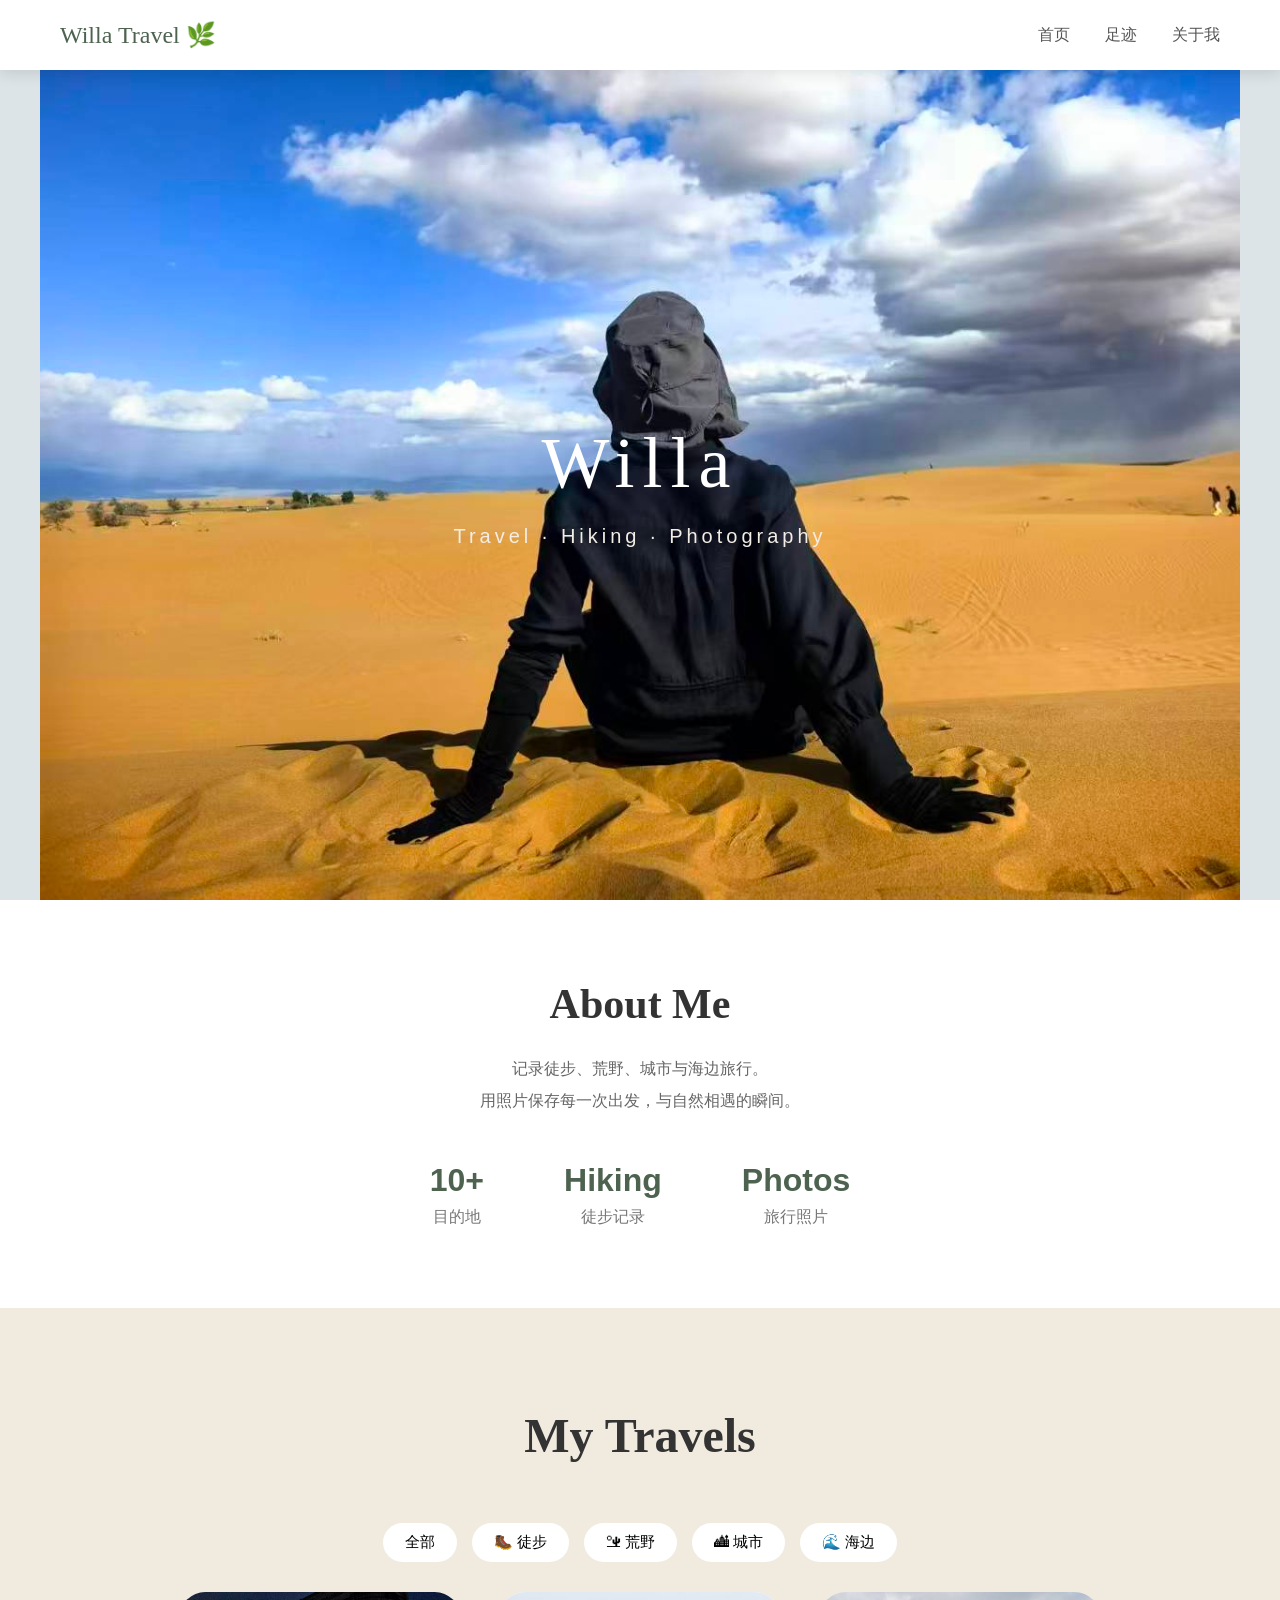
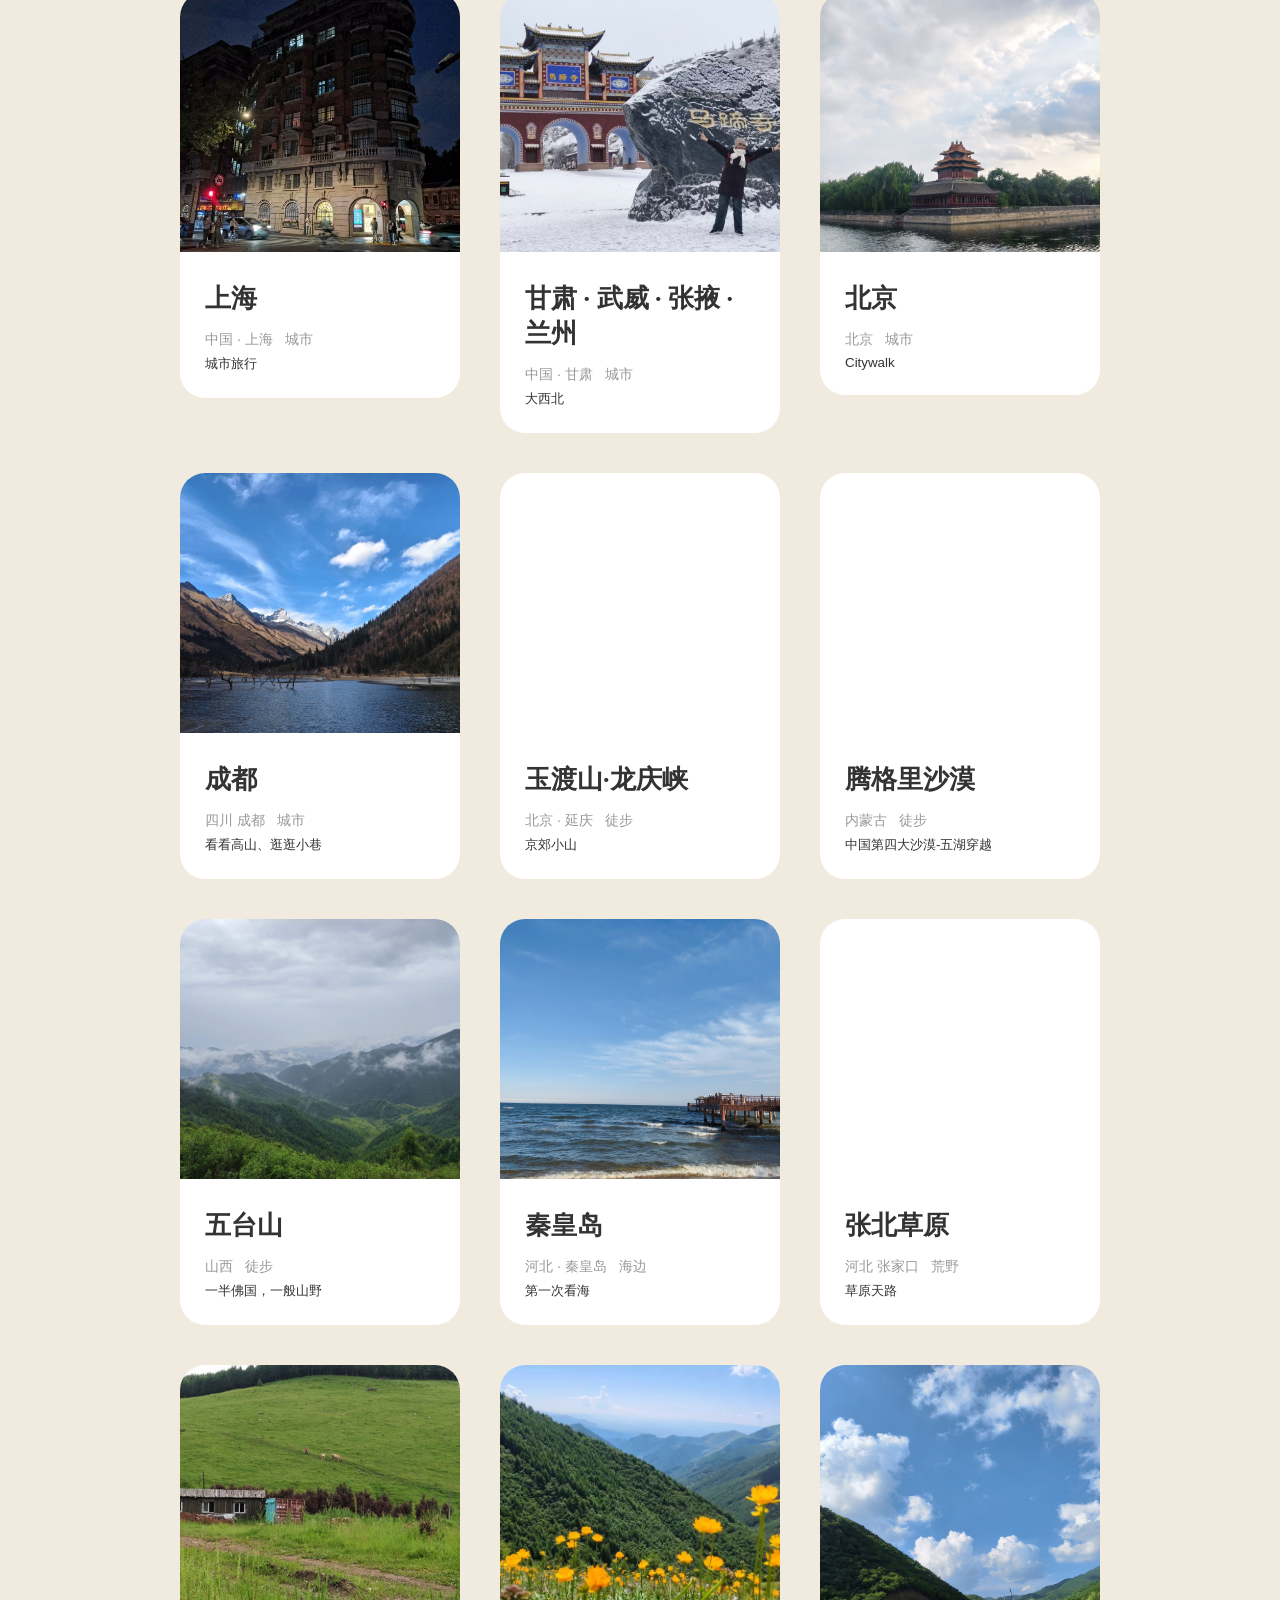
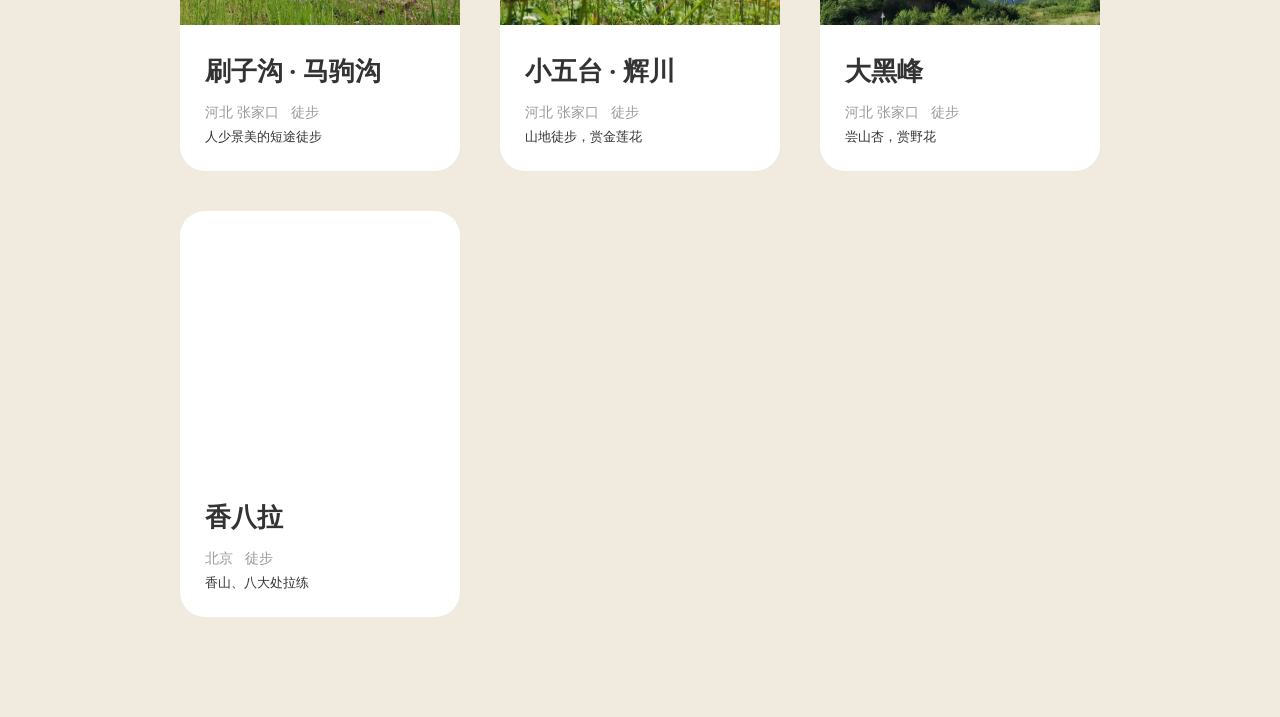
<file: index.html>
<!DOCTYPE html>
<html lang="zh-CN">

<head>

<meta charset="UTF-8">

<meta name="viewport" content="width=device-width, initial-scale=1.0">

<title>Willa Travel</title>

<link rel="stylesheet" href="style.css">

</head>


<body>


<!-- 顶部导航 -->

<header class="navbar" id="navbar">


    <div class="nav-logo">
        Willa Travel 🌿
    </div>


    <nav>

        <a href="index.html">
            首页
        </a>


        <a href="#travels">
            足迹
        </a>


        <a href="#about">
            关于我
        </a>


    </nav>


</header>





<!-- 首页封面 -->


<section class="hero">


    <div class="hero-content">


        <h1 class="title">
            Willa
        </h1>


        <p class="subtitle">
            Travel · Hiking · Photography
        </p>


    </div>


</section>





<!-- 关于我 -->


<section id="about" class="about">


<h2>
About Me
</h2>


<p>

记录徒步、荒野、城市与海边旅行。<br>

用照片保存每一次出发，与自然相遇的瞬间。

</p>



<div class="about-stats">


<div>

<strong>
10+
</strong>

<span>
目的地
</span>

</div>



<div>

<strong>
Hiking
</strong>

<span>
徒步记录
</span>

</div>



<div>

<strong>
Photos
</strong>

<span>
旅行照片
</span>

</div>


</div>


</section>







<!-- 旅行区域 -->


<section id="travels" class="travels">


<h2>
My Travels
</h2>





<div class="filters">


<button data-type="全部">
全部
</button>



<button data-type="徒步">
🥾 徒步
</button>



<button data-type="荒野">
🏜 荒野
</button>



<button data-type="城市">
🏙 城市
</button>



<button data-type="海边">
🌊 海边
</button>



</div>





<div id="travel-list" class="cards">


</div>




</section>





<script src="script.js"></script>


</body>

</html>
</file>
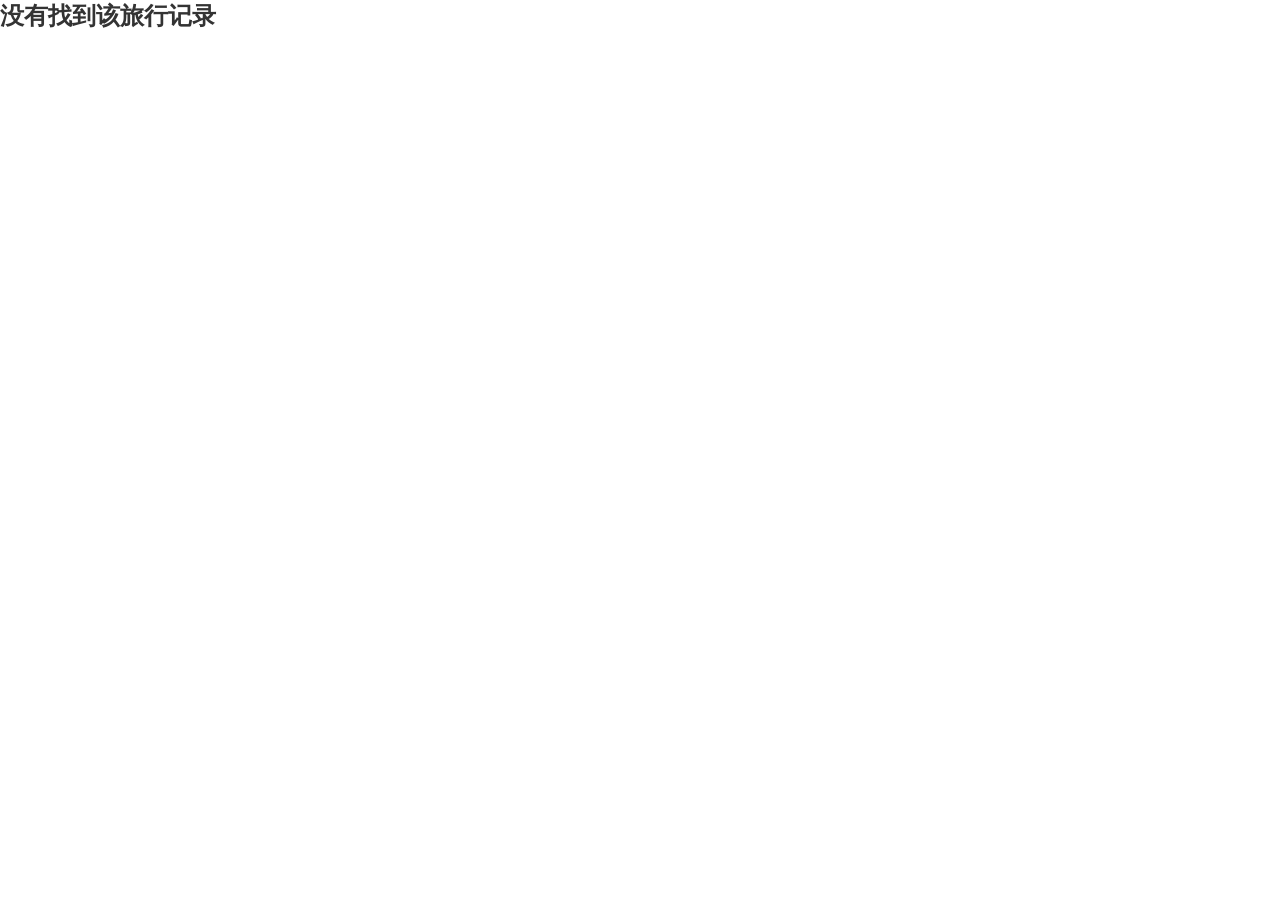
<file: travel.html>
<!DOCTYPE html>

<html lang="zh-CN">


<head>


<meta charset="UTF-8">


<meta name="viewport" content="width=device-width, initial-scale=1.0">


<title>
Travel Detail
</title>


<link rel="stylesheet" href="style.css">


</head>




<body>


<section class="detail">



<!-- 返回 -->

<a href="index.html" class="back-btn">

← 返回旅行列表

</a>





<h1 id="title"></h1>




<p id="location"></p>





<div class="info">


<p id="type"></p>


<p id="date"></p>


<p id="distance"></p>


<p id="route"></p>


<p id="difficulty"></p>


</div>







<img 
id="cover"
class="cover-img"
>







<p id="description"></p>






<h2>
Photos
</h2>





<div class="gallery">


</div>






</section>








<div class="lightbox">


<span class="close">
×
</span>



<img
id="lightbox-img"
>



</div>





<script src="detail.js"></script>


</body>


</html>
</file>
<file: style.css>
/* =========================
   全局
========================= */

* {

    margin:0;

    padding:0;

    box-sizing:border-box;

}


body {

    font-family:
    Arial,
    "Microsoft YaHei",
    sans-serif;

    color:#333;

}



a {

    text-decoration:none;

    color:inherit;

}





/* =========================
   顶部导航
========================= */

.navbar {


    height:70px;

    display:flex;

    justify-content:space-between;

    align-items:center;

    padding:0 60px;


    position:fixed;

    top:0;

    left:0;

    width:100%;


    z-index:1000;


    background:white;


    box-shadow:

    0 3px 15px rgba(0,0,0,0.12);


}



.nav-logo {


    font-family:Georgia,serif;

    font-size:24px;

    color:#4d6350;


}



.navbar nav {


    display:flex;

    gap:35px;


}



.navbar nav a {


    color:#555;

    font-size:16px;


}


.navbar nav a:hover {


    color:#4d6350;


}




/* =========================
   首页 Hero
========================= */


.hero {


    height:100vh;


    background-image:

    url("images/cover.jpg");


    background-size:contain;


    background-position:center;


    display:flex;


    justify-content:center;


    align-items:center;


    background-repeat:no-repeat;


    background-color:#dce4e8;


}

.hero {

    padding-top:70px;

}

.hero-content {


    text-align:center;

}



.hero-content h1 {


    font-size:72px;


    font-weight:300;


    letter-spacing:8px;


    color:white;


    font-family:Georgia,serif;

}



.hero-content p {


    margin-top:20px;


    font-size:20px;


    letter-spacing:4px;


    color:#f3eee5;

}




.title {


    animation:fadeIn 2s ease;

}



.subtitle {


    animation:fadeIn 3s ease;

}





@keyframes fadeIn {


from {


opacity:0;

transform:translateY(30px);


}



to {


opacity:1;

transform:translateY(0);


}


}





/* =========================
   About
========================= */


.about {


    padding:80px 30px;


    text-align:center;


    background:white;


}



.about h2 {


    font-size:42px;


    font-family:Georgia,serif;


    margin-bottom:25px;


}



.about p {


    line-height:2;


    color:#666;


}





.about-stats {


    display:flex;


    justify-content:center;


    gap:80px;


    margin-top:45px;


}



.about-stats div {


    display:flex;


    flex-direction:column;


}



.about-stats strong {


    font-size:32px;


    color:#4d6350;


}



.about-stats span {


    margin-top:8px;


    color:#777;


}







/* =========================
   My Travels
========================= */


.travels {


    padding:100px 50px;


    background:#f1eadf;


    text-align:center;


}



.travels h2 {


    font-size:48px;


    font-family:Georgia,serif;


    margin-bottom:60px;


}






/* 筛选按钮 */


.filters {


    display:flex;


    justify-content:center;


    gap:15px;


    margin:30px 0;


    flex-wrap:wrap;


}



.filters button {


    border:none;


    padding:10px 22px;


    border-radius:25px;


    cursor:pointer;


    font-size:15px;


    background:white;


}



.filters button:hover {


    transform:translateY(-2px);


}






/* =========================
   卡片区域（重点修改）
========================= */


.cards {


    display:grid;


    grid-template-columns:


    repeat(auto-fill,280px);


    gap:40px;


    justify-content:center;


}




.card {


    width:280px;


    background:white;


    border-radius:25px;


    overflow:hidden;


    transition:0.4s;


    text-align:left;


}



.card:hover {


    transform:translateY(-12px);


}




.card img {


    width:100%;


    height:260px;


    object-fit:cover;


}



.card-content {


    padding:25px;


}



.card h3 {


    font-size:26px;


    font-family:Georgia,serif;


    margin-bottom:15px;


}



.card p {


    color:#777;


}



.card span {


    font-size:14px;


    color:#999;


}





.travel-link {


    text-decoration:none;


    color:inherit;


}







/* =========================
   详情页
========================= */


.detail {


    padding:80px 40px;


    max-width:1200px;


    margin:auto;


}



.back-btn {


    display:inline-block;


    margin-bottom:30px;


    color:#4d6350;


    font-size:16px;


}





.detail h1 {


    font-family:Georgia,serif;


    font-size:48px;


    margin-bottom:15px;


}




#location {


    margin-bottom:25px;


}



.info {


    display:flex;


    justify-content:center;


    flex-wrap:wrap;


    gap:15px;


    margin:25px auto;


}



.info p {


    background:#f5f3ef;


    padding:8px 18px;


    border-radius:20px;


    font-size:15px;


    color:#555;


}



#cover {


    width:55%;


    max-width:800px;


    height:450px;


    object-fit:cover;


    border-radius:30px;


    margin:40px auto;


    display:block;


}



.cover-img {


    cursor:pointer;


}



#description {


    margin-bottom:30px;


    line-height:1.8;


}



.detail h2 {


    margin-bottom:25px;


}







/* =========================
   图片墙
========================= */


.gallery {


    display:grid;


    grid-template-columns:


    repeat(3,1fr);


    gap:25px;


    margin-top:50px;


}



.gallery-img {


    width:100%;


    height:260px;


    object-fit:cover;


    border-radius:20px;


    cursor:pointer;


    transition:.3s;


}



.gallery-img:hover {


    transform:scale(1.03);


}






/* =========================
   放大图片
========================= */


.lightbox {


    display:none;


    position:fixed;


    top:0;


    left:0;


    width:100%;


    height:100%;


    background:rgba(0,0,0,.8);


    justify-content:center;


    align-items:center;


    z-index:999;


}



.lightbox img {


    max-width:85%;


    max-height:85%;


    border-radius:20px;


}



.close {


    position:absolute;


    top:40px;


    right:60px;


    color:white;


    font-size:50px;


    cursor:pointer;


}





/* =========================
   手机适配
========================= */


@media(max-width:768px){


.navbar {


    padding:0 20px;


}



.nav-logo {


    font-size:18px;


}



.navbar nav {


    gap:15px;


}



.hero {


    height:70vh;


}



.hero-content h1 {


    font-size:45px;


}



.about-stats {


    gap:30px;


}



.cards {


    grid-template-columns:280px;


}



.travels {


    padding:60px 20px;


}



.detail {


    padding:40px 20px;


}



#cover {


    width:100%;


    height:auto;


}



.gallery {


    grid-template-columns:repeat(2,1fr);


}



.gallery-img {


    height:180px;


}


}
/* ================================
   首页旅行卡片信息
   ================================ */

.card-meta {
    display: flex;
    align-items: center;
    gap: 12px;
}


/* 地点和分类 */

.card-meta span {
    display: inline-block;
}


/* 旅行特色 */

.card-content small {
    display: block;
    margin-top: 6px;
}
</file>
